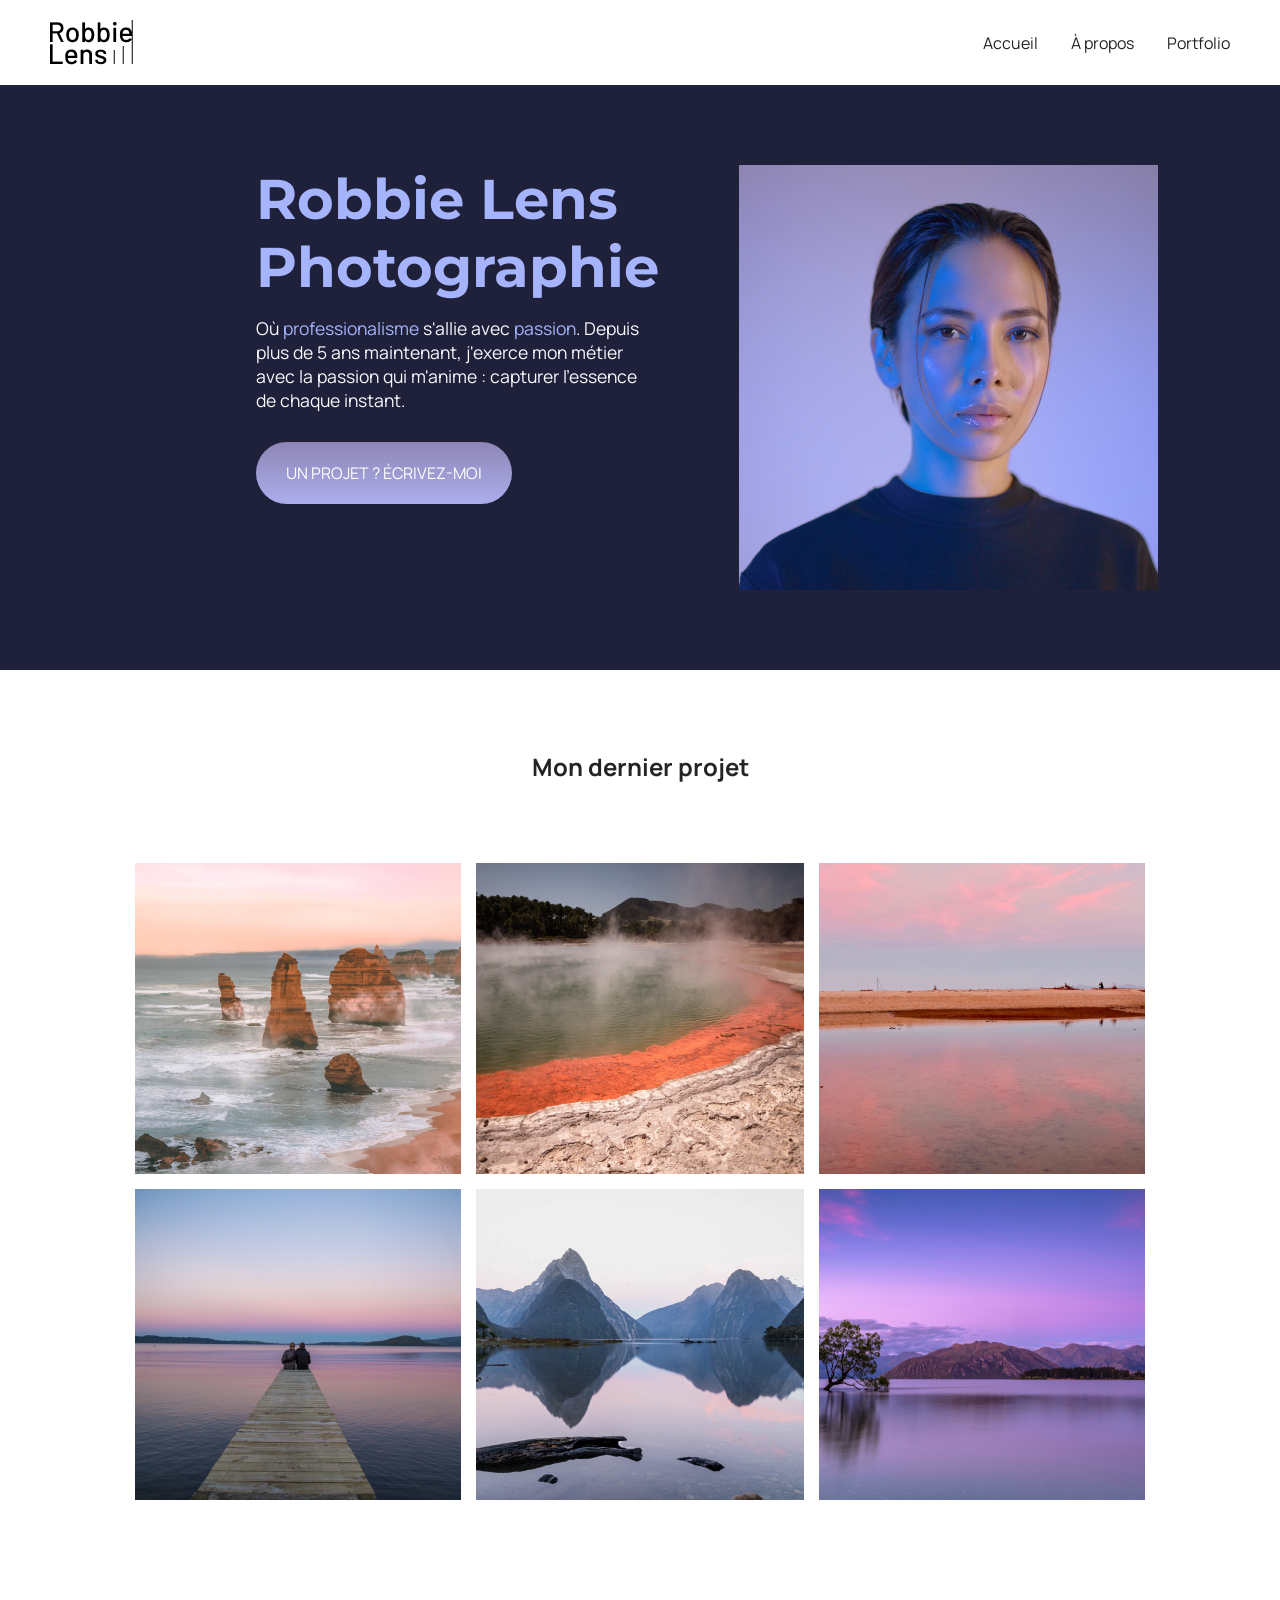
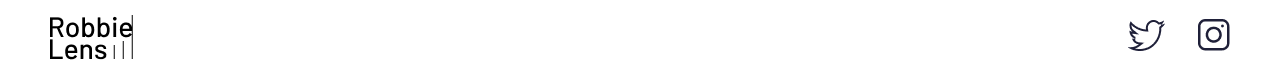
<file: Cours/Openclassrooms/index.html>
<!DOCTYPE html>
<html lang="fr">

<head>
    <meta charset="utf-8" >
    <title>Accueil - Robbie Lens Photographie</title>
    <link href="style/style.css" rel="stylesheet" >
    <link href="style/index.css" rel="stylesheet" >
    <link rel="preconnect" href="https://fonts.googleapis.com">
    <link rel="preconnect" href="https://fonts.gstatic.com" crossorigin>
    <link href="https://fonts.googleapis.com/css2?family=Manrope&family=Montserrat&display=swap" rel="stylesheet">
</head>

<body>
    <header>
        <nav>
            <img src="images/logo.png" alt="Logo Robbie Lens" >
            <div>
                <a href="index.html">Accueil</a>
                <a href="a-propos.html">À propos</a>
                <a href="portfolio.html">Portfolio</a>
            </div>
        </nav>
    </header>
    <main>
        <section class="accueil-introduction">
            <div>
                <h1>Robbie Lens Photographie</h1>
                <p>
                    Où <em>professionalisme</em> s'allie avec <em>passion</em>. Depuis
                    plus de 5 ans maintenant, j'exerce mon métier avec la passion
                    qui m'anime : capturer l'essence de chaque instant.
                </p>
                <a href="portfolio.html" class="cta">UN PROJET ? ÉCRIVEZ-MOI</a>
            </div>
            <img src="images/robbie-lens.png" alt="Portrait avec effet de la photographe Robbie Lens" >
        </section>
        <section class="accueil-photos">
            <h2>Mon dernier projet</h2>
            <div>
                <img src="images/accueil/element-1.png" alt="Twelve apostles - Australie" >
                <img src="images/accueil/element-2.png" alt="Wai-O-Tapu - Nouvelle-Zélande" >
                <img src="images/accueil/element-3.png" alt="Parc National d'Abel Tasman - Nouvelle-Zélande" >
            </div>
            <div>
                <img src="images/accueil/element-4.png" alt="Lac Rotorua - Nouvelle-Zélande" >
                <img src="images/accueil/element-5.png" alt="Milford Sound - Nouvelle-Zélande" >
                <img src="images/accueil/element-6.png" alt="Lac Wanaka - Nouvelle-Zélande" >
            </div>
        </section>
    </main>
    <footer>
        <img src="images/logo.png" alt="Logo Robbie Lens" >
        <div>
            <a target="_blank" href="https://twitter.com/" class="lien-icone">
                <img src="images/twitter.png" alt="Logo Twitter" >
            </a>
            <a target="_blank" href="https://www.instagram.com/" class="lien-icone">
                <img src="images/instagram.png" alt="Logo Instagram" >
            </a>
        </div>
    </footer>
</body>

</html>
</file>
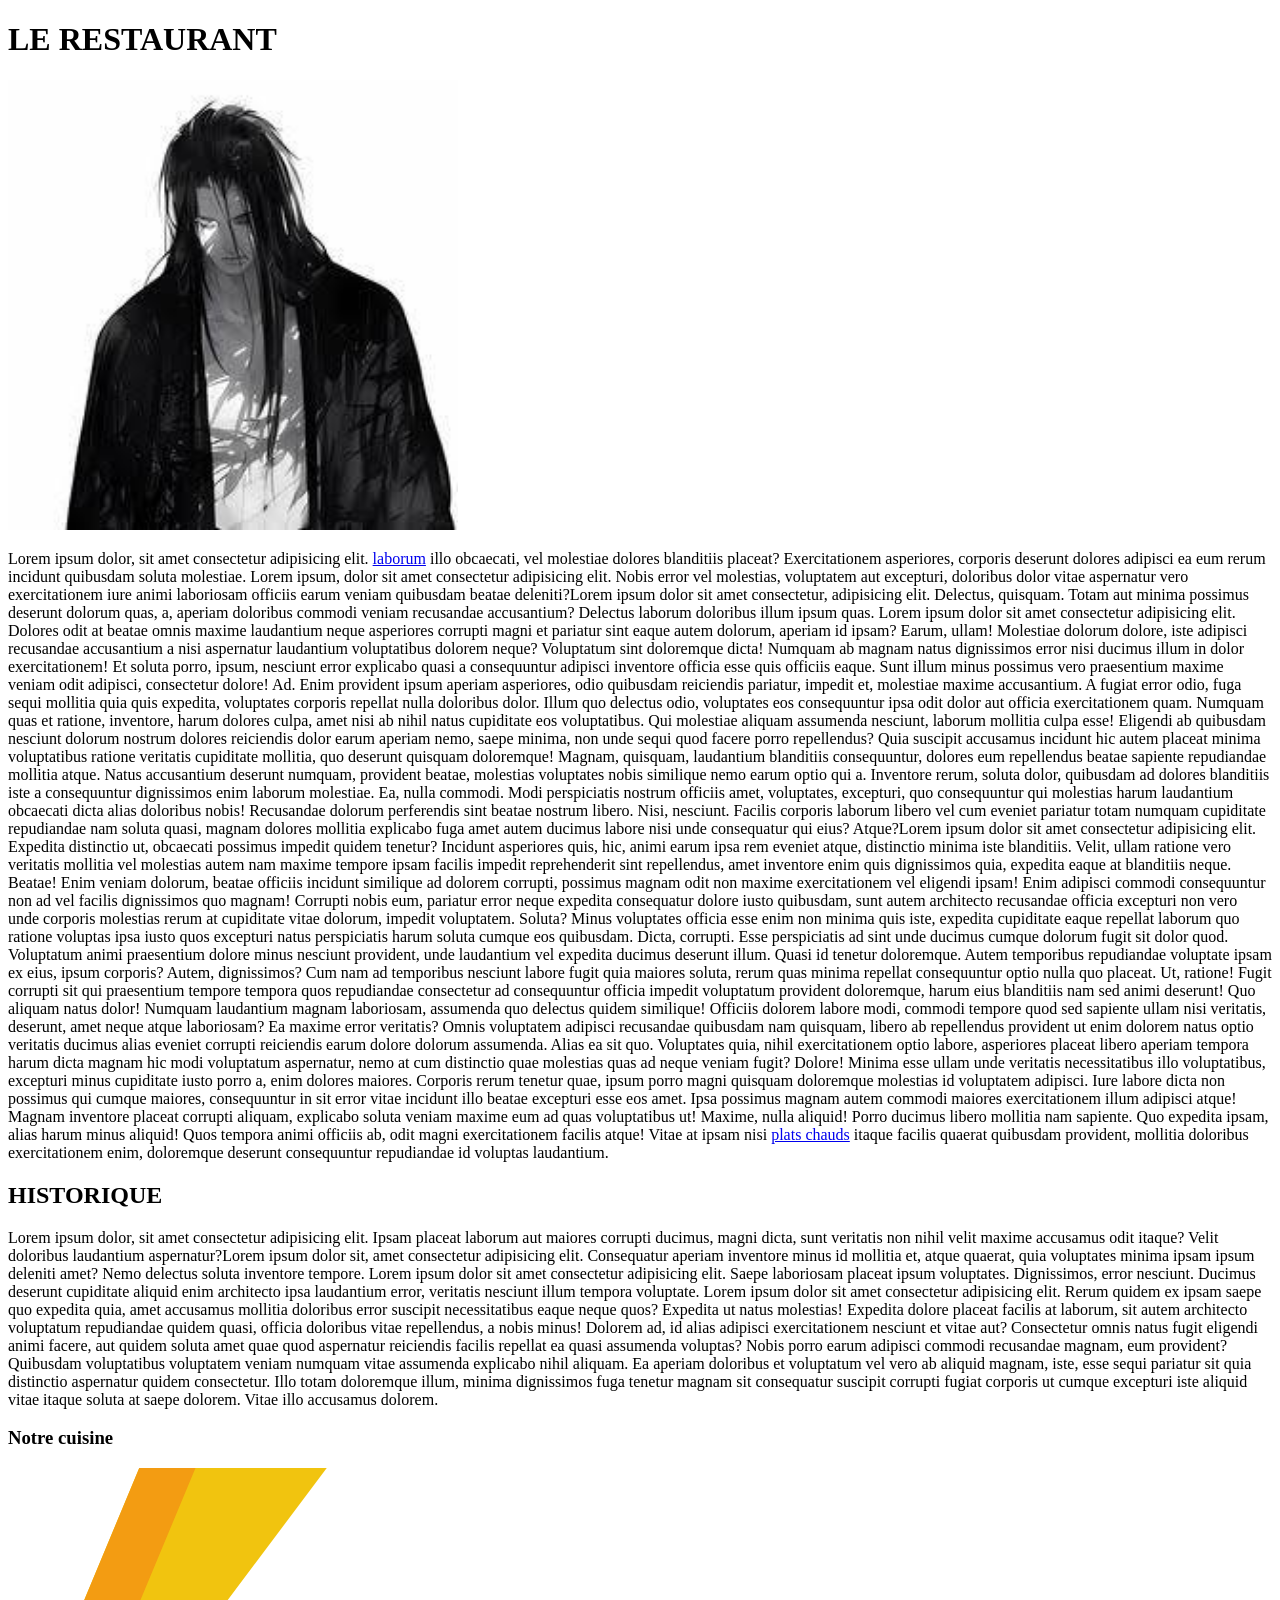
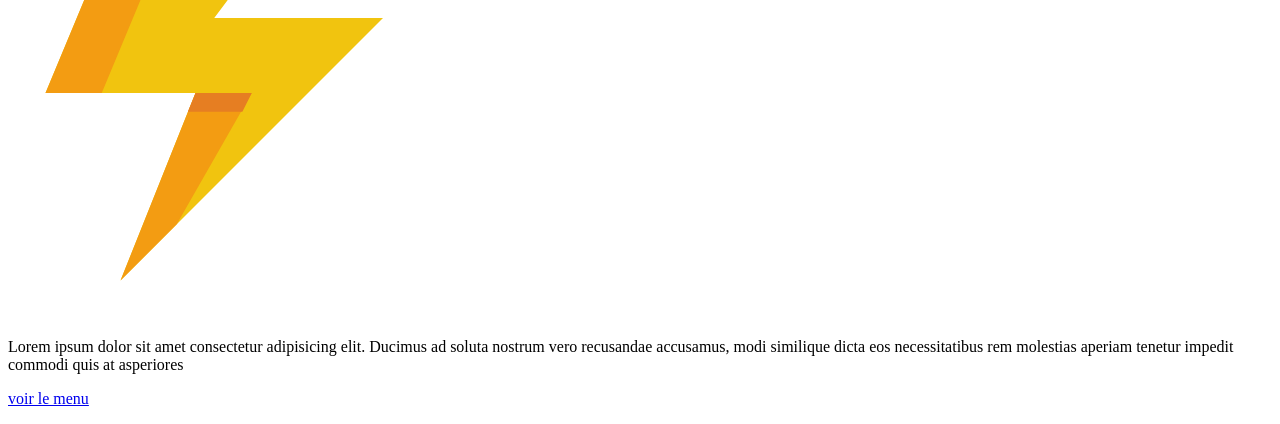
<file: Cours/Restaurant/index.html>
<!DOCTYPE html>
<html>
    <head>
        <meta charset="UTF-8">
        <title>Le Restaurant caviar</title>
    </head>
    <body>
        <h1>LE RESTAURANT</h1>

        <a href="img/yuan.jpg" target="_blank">
        <img src="img/yuan.jpg" alt="Logo du Restaurant" width="450" height="450">
        </a>


        <p>
            Lorem ipsum dolor, sit amet consectetur adipisicing elit. <a href="#V5">laborum</a> illo obcaecati, vel molestiae dolores blanditiis placeat? Exercitationem asperiores, corporis deserunt dolores adipisci ea eum rerum incidunt quibusdam soluta molestiae.
            Lorem ipsum, dolor sit amet consectetur adipisicing elit. Nobis error vel molestias, voluptatem aut excepturi, doloribus dolor vitae aspernatur vero exercitationem iure animi laboriosam officiis earum veniam quibusdam beatae deleniti?Lorem ipsum dolor sit amet consectetur, adipisicing elit. Delectus, quisquam. Totam aut minima possimus deserunt dolorum quas, a, aperiam doloribus commodi veniam recusandae accusantium? Delectus laborum doloribus illum ipsum quas. Lorem ipsum dolor sit amet consectetur adipisicing elit. Dolores odit at beatae omnis maxime laudantium neque asperiores corrupti magni et pariatur sint eaque autem dolorum, aperiam id ipsam? Earum, ullam!
            Molestiae dolorum dolore, iste adipisci recusandae accusantium a nisi aspernatur laudantium voluptatibus dolorem neque? Voluptatum sint doloremque dicta! Numquam ab magnam natus dignissimos error nisi ducimus illum in dolor exercitationem!
            Et soluta porro, ipsum, nesciunt error explicabo quasi a consequuntur adipisci inventore officia esse quis officiis eaque. Sunt illum minus possimus vero praesentium maxime veniam odit adipisci, consectetur dolore! Ad.
            Enim provident ipsum aperiam asperiores, odio quibusdam reiciendis pariatur, impedit et, molestiae maxime accusantium. A fugiat error odio, fuga sequi mollitia quia quis expedita, voluptates corporis repellat nulla doloribus dolor.
            Illum quo delectus odio, voluptates eos consequuntur ipsa odit dolor aut officia exercitationem quam. Numquam quas et ratione, inventore, harum dolores culpa, amet nisi ab nihil natus cupiditate eos voluptatibus.
            Qui molestiae aliquam assumenda nesciunt, laborum mollitia culpa esse! Eligendi ab quibusdam nesciunt dolorum nostrum dolores reiciendis dolor earum aperiam nemo, saepe minima, non unde sequi quod facere porro repellendus?
            Quia suscipit accusamus incidunt hic autem placeat minima voluptatibus ratione veritatis cupiditate mollitia, quo deserunt quisquam doloremque! Magnam, quisquam, laudantium blanditiis consequuntur, dolores eum repellendus beatae sapiente repudiandae mollitia atque.
            Natus accusantium deserunt numquam, provident beatae, molestias voluptates nobis similique nemo earum optio qui a. Inventore rerum, soluta dolor, quibusdam ad dolores blanditiis iste a consequuntur dignissimos enim laborum molestiae.
            Ea, nulla commodi. Modi perspiciatis nostrum officiis amet, voluptates, excepturi, quo consequuntur qui molestias harum laudantium obcaecati dicta alias doloribus nobis! Recusandae dolorum perferendis sint beatae nostrum libero. Nisi, nesciunt.
            Facilis corporis laborum libero vel cum eveniet pariatur totam numquam cupiditate repudiandae nam soluta quasi, magnam dolores mollitia explicabo fuga amet autem ducimus labore nisi unde consequatur qui eius? Atque?Lorem ipsum dolor sit amet consectetur adipisicing elit. Expedita distinctio ut, obcaecati possimus impedit quidem tenetur? Incidunt asperiores quis, hic, animi earum ipsa rem eveniet atque, distinctio minima iste blanditiis.
            Velit, ullam ratione vero veritatis mollitia vel molestias autem nam maxime tempore ipsam facilis impedit reprehenderit sint repellendus, amet inventore enim quis dignissimos quia, expedita eaque at blanditiis neque. Beatae!
            Enim veniam dolorum, beatae officiis incidunt similique ad dolorem corrupti, possimus magnam odit non maxime exercitationem vel eligendi ipsam! Enim adipisci commodi consequuntur non ad vel facilis dignissimos quo magnam!
            Corrupti nobis eum, pariatur error neque expedita consequatur dolore iusto quibusdam, sunt autem architecto recusandae officia excepturi non vero unde corporis molestias rerum at cupiditate vitae dolorum, impedit voluptatem. Soluta?
            Minus voluptates officia esse enim non minima quis iste, expedita cupiditate eaque repellat laborum quo ratione voluptas ipsa iusto quos excepturi natus perspiciatis harum soluta cumque eos quibusdam. Dicta, corrupti.
            Esse perspiciatis ad sint unde ducimus cumque dolorum fugit sit dolor quod. Voluptatum animi praesentium dolore minus nesciunt provident, unde laudantium vel expedita ducimus deserunt illum. Quasi id tenetur doloremque.
            Autem temporibus repudiandae voluptate ipsam ex eius, ipsum corporis? Autem, dignissimos? Cum nam ad temporibus nesciunt labore fugit quia maiores soluta, rerum quas minima repellat consequuntur optio nulla quo placeat.
            Ut, ratione! Fugit corrupti sit qui praesentium tempore tempora quos repudiandae consectetur ad consequuntur officia impedit voluptatum provident doloremque, harum eius blanditiis nam sed animi deserunt! Quo aliquam natus dolor!
            Numquam laudantium magnam laboriosam, assumenda quo delectus quidem similique! Officiis dolorem labore modi, commodi tempore quod sed sapiente ullam nisi veritatis, deserunt, amet neque atque laboriosam? Ea maxime error veritatis?
            Omnis voluptatem adipisci recusandae quibusdam nam quisquam, libero ab repellendus provident ut enim dolorem natus optio veritatis ducimus alias eveniet corrupti reiciendis earum dolore dolorum assumenda. Alias ea sit quo.
            Voluptates quia, nihil exercitationem optio labore, asperiores placeat libero aperiam tempora harum dicta magnam hic modi voluptatum aspernatur, nemo at cum distinctio quae molestias quas ad neque veniam fugit? Dolore!
            Minima esse ullam unde veritatis necessitatibus illo voluptatibus, excepturi minus cupiditate iusto porro a, enim dolores maiores. Corporis rerum tenetur quae, ipsum porro magni quisquam doloremque molestias id voluptatem adipisci.
            Iure labore dicta non possimus qui cumque maiores, consequuntur in sit error vitae incidunt illo beatae excepturi esse eos amet. Ipsa possimus magnam autem commodi maiores exercitationem illum adipisci atque!
            Magnam inventore placeat corrupti aliquam, explicabo soluta veniam maxime eum ad quas voluptatibus ut! Maxime, nulla aliquid! Porro ducimus libero mollitia nam sapiente. Quo expedita ipsam, alias harum minus aliquid!
            Quos tempora animi officiis ab, odit magni exercitationem facilis atque! Vitae at ipsam nisi <a href="menu.html#plats-chauds">plats chauds</a> itaque facilis quaerat quibusdam provident, mollitia doloribus exercitationem enim, doloremque deserunt consequuntur repudiandae id voluptas laudantium.
        </p>   
          <h2 id="V5">HISTORIQUE</h2>  
          <p>
            Lorem ipsum dolor, sit amet consectetur adipisicing elit. Ipsam placeat laborum aut maiores corrupti ducimus, magni dicta, sunt veritatis non nihil velit maxime accusamus odit itaque? Velit doloribus laudantium aspernatur?Lorem ipsum dolor sit, amet consectetur adipisicing elit. Consequatur aperiam inventore minus id mollitia et, atque quaerat, quia voluptates minima ipsam ipsum deleniti amet? Nemo delectus soluta inventore tempore. Lorem ipsum dolor sit amet consectetur adipisicing elit. Saepe laboriosam placeat ipsum voluptates. Dignissimos, error nesciunt. Ducimus deserunt cupiditate aliquid enim architecto ipsa laudantium error, veritatis nesciunt illum tempora voluptate. Lorem ipsum dolor sit amet consectetur adipisicing elit. Rerum quidem ex ipsam saepe quo expedita quia, amet accusamus mollitia doloribus error suscipit necessitatibus eaque neque quos? Expedita ut natus molestias!
            Expedita dolore placeat facilis at laborum, sit autem architecto voluptatum repudiandae quidem quasi, officia doloribus vitae repellendus, a nobis minus! Dolorem ad, id alias adipisci exercitationem nesciunt et vitae aut?
            Consectetur omnis natus fugit eligendi animi facere, aut quidem soluta amet quae quod aspernatur reiciendis facilis repellat ea quasi assumenda voluptas? Nobis porro earum adipisci commodi recusandae magnam, eum provident?
            Quibusdam voluptatibus voluptatem veniam numquam vitae assumenda explicabo nihil aliquam. Ea aperiam doloribus et voluptatum vel vero ab aliquid magnam, iste, esse sequi pariatur sit quia distinctio aspernatur quidem consectetur.
            Illo totam doloremque illum, minima dignissimos fuga tenetur magnam sit consequatur suscipit corrupti fugiat corporis ut cumque excepturi iste aliquid vitae itaque soluta at saepe dolorem. Vitae illo accusamus dolorem.    

        </p>
        <h3>Notre cuisine</h3>
        <img src="img/lightning.svg" alt="Nos chefs cuistots" width="450" height="450">
        <p>
            Lorem ipsum dolor sit amet consectetur adipisicing elit. Ducimus ad soluta nostrum vero recusandae accusamus, modi similique dicta eos necessitatibus rem molestias aperiam tenetur impedit commodi quis at asperiores <cum class="lorem"></cum>
        </p>
        <p>

           <a href="menu.html"> voir le menu</a>
        
        </p>    
    
    
    </body>
</html>
</file>
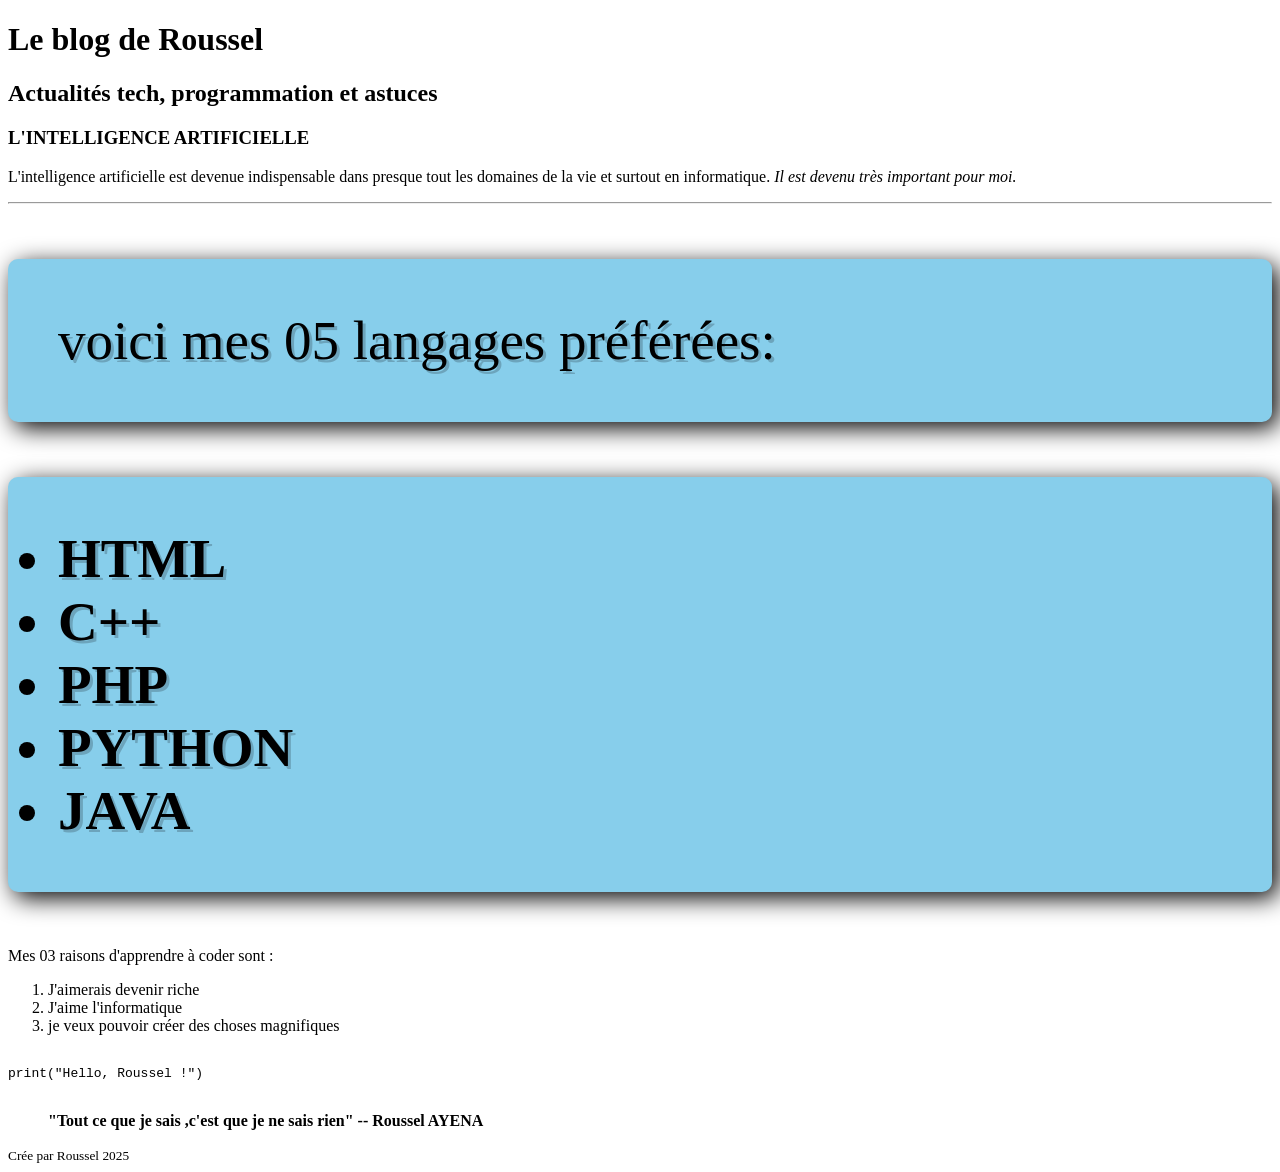
<file: Projets/blog.html>
<!DOCTYPE html>
<html>
    <head>
        <meta charset="UTF-8">
        <title>Le blog de Roussel</title>
        <link href="STYLE.css" rel="stylesheet">
    </head>
    <body>
        <h1>Le blog de Roussel</h1>
        <h2>Actualités tech, programmation et astuces</h2>
        <h3>L'INTELLIGENCE ARTIFICIELLE</h3>
        <p>
            L'intelligence artificielle est devenue indispensable dans presque tout les domaines de la vie et surtout en informatique. <em>Il est devenu très important pour moi.</em>
        </p>
        <hr>
        <p class="tab"> voici mes 05 langages préférées:</p>
            <ul class="tab">
                <li><strong>HTML</strong></li>
                <li><strong>C++</strong></li>
                <li><strong>PHP</strong></li>
                <li><strong>PYTHON</strong></li>
                <li><strong>JAVA</strong></li>
            </ul>
        
        <p> Mes 03 raisons d'apprendre à coder sont :</p>
            <ol>
                <li>J'aimerais devenir riche</li>
                <li>J'aime l'informatique</li>
                <li>je veux pouvoir créer des choses magnifiques</li>
            </ol>
<pre>
<code>
print("Hello, Roussel !")
</code>
</pre>
<blockquote>
 <strong>"Tout ce que je sais ,c'est que je ne sais rien" -- Roussel AYENA</strong>
</blockquote>

        <small>
            Crée par Roussel 2025
        </small>
    </body>
</html>
</file>
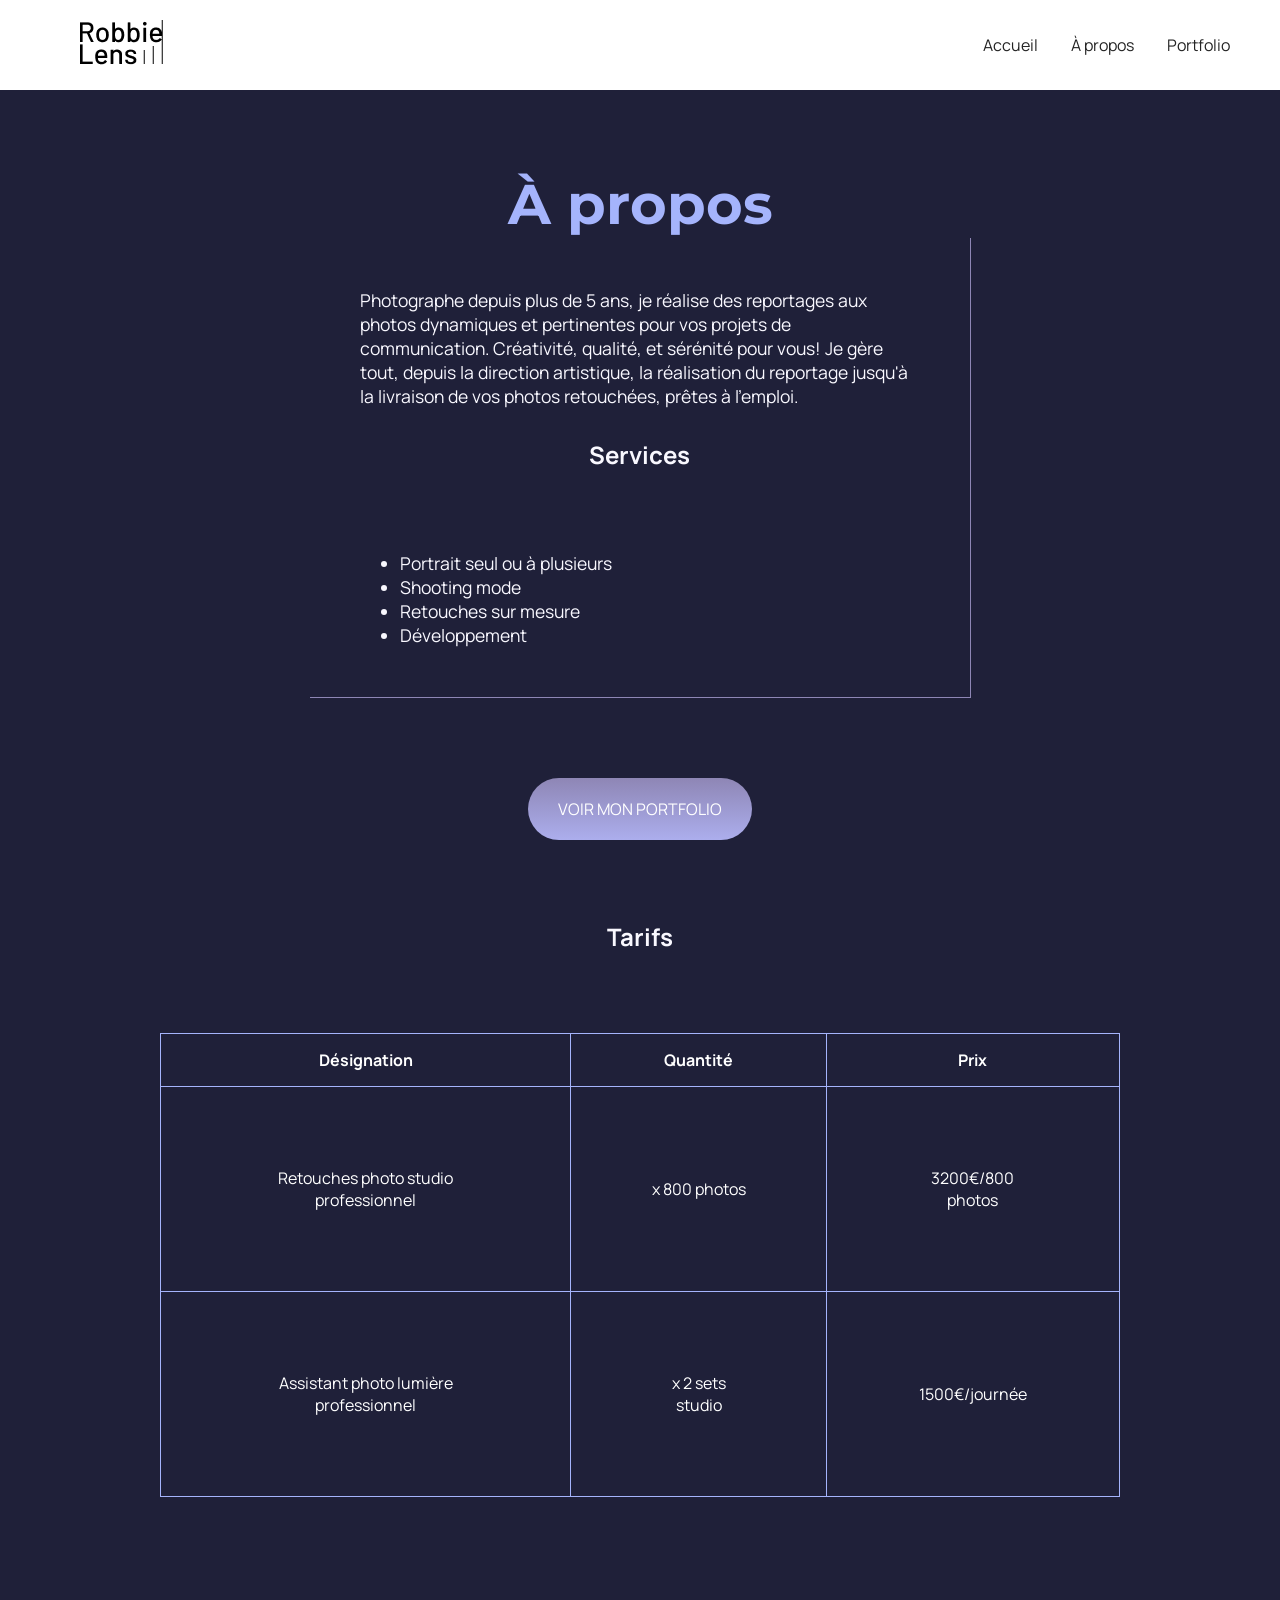
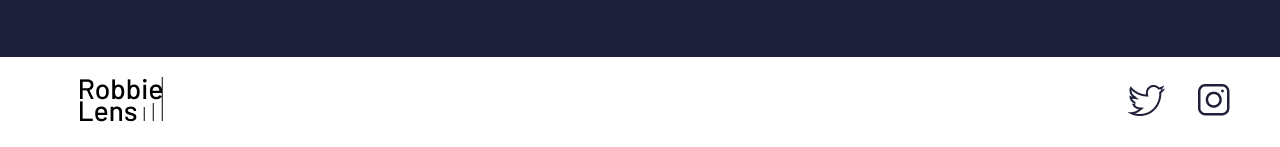
<file: Cours/Openclassrooms/a-propos.html>
<!DOCTYPE html>
<html lang="fr">

<head>
    <meta charset="utf-8" >
    <title>À propos - Robbie Lens Photographie</title>
    <link href="style/style.css" rel="stylesheet" >
    <link href="style/a-propos.css" rel="stylesheet" >
    <link rel="preconnect" href="https://fonts.googleapis.com">
    <link rel="preconnect" href="https://fonts.gstatic.com" crossorigin>
    <link href="https://fonts.googleapis.com/css2?family=Manrope&family=Montserrat&display=swap" rel="stylesheet">
</head>

<body>
    <header>
        <nav>
            <a href="index.html" class="lien-icone">
                <img src="images/logo.png" alt="Logo Robbie Lens" >
            </a>
            <div>
                <a href="index.html">Accueil</a>
                <a href="a-propos.html">À propos</a>
                <a href="portfolio.html">Portfolio</a>
            </div>
        </nav>
    </header>
    <main class="a-propos-main">
        <section>
            <h1>À propos</h1>
            <div class="carre-contenu">
                <p>
                    Photographe depuis plus de 5 ans, je réalise des reportages aux photos dynamiques et pertinentes
                    pour
                    vos
                    projets de communication. Créativité, qualité, et sérénité pour vous! Je gère tout, depuis la
                    direction
                    artistique, la réalisation du reportage jusqu'à la livraison de vos photos retouchées, prêtes à
                    l'emploi.
                </p>
                <h2>Services</h2>
                <ul>
                    <li>Portrait seul ou à plusieurs</li>
                    <li>Shooting mode</li>
                    <li>Retouches sur mesure</li>
                    <li>Développement</li>
                </ul>
            </div>
            <div>
                <a href="portfolio.html" class="cta">VOIR MON PORTFOLIO</a>
            </div>
            <section>
                <h2>Tarifs</h2>
                <table>
                <thead>
                    <tr>
                        <th>Désignation</th>
                        <th>Quantité</th>
                        <th>Prix</th>
                    </tr>
                </thead>
                <tbody>
                    <tr>
                        <td>Retouches photo
                            studio professionnel</td>
                        <td>x 800 photos</td>
                        <td>3200€/800 photos</td>
                    </tr>
                    <tr>
                        <td>Assistant photo
                            lumière professionnel</td>
                        <td>x 2 sets studio</td>
                        <td>1500€/journée</td>
                    </tr>
                </tbody>
                </table>
            </section>
        </section>
    </main>
    <footer>
        <a href="index.html" class="lien-icone">
            <img src="images/logo.png" alt="Logo Robbie Lens" >
        </a>
        <div>
            <a target="_blank" href="https://twitter.com/" class="lien-icone">
                <img src="images/twitter.png" alt="Logo Twitter" >
            </a>
            <a target="_blank" href="https://www.instagram.com/" class="lien-icone">
                <img src="images/instagram.png" alt="Logo Instagram" >
            </a>
        </div>
    </footer>
</body>

</html>
</file>
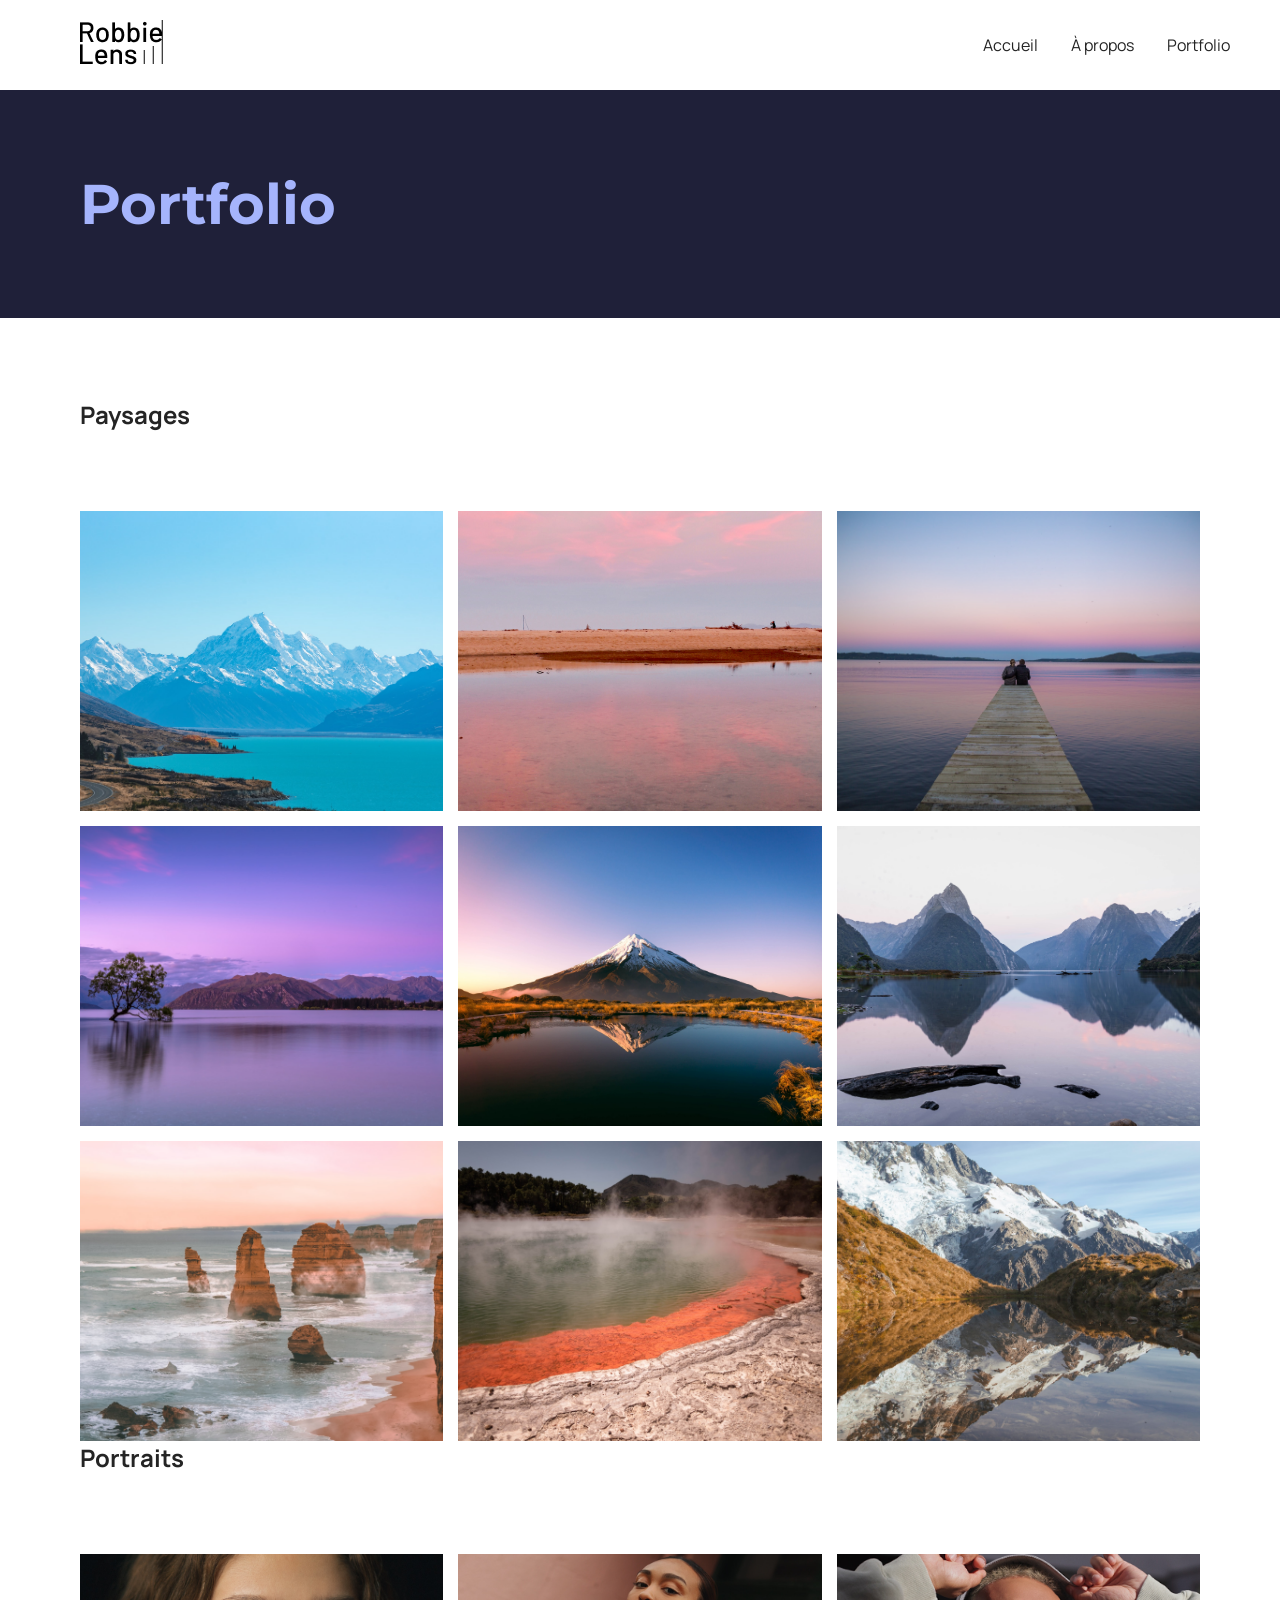
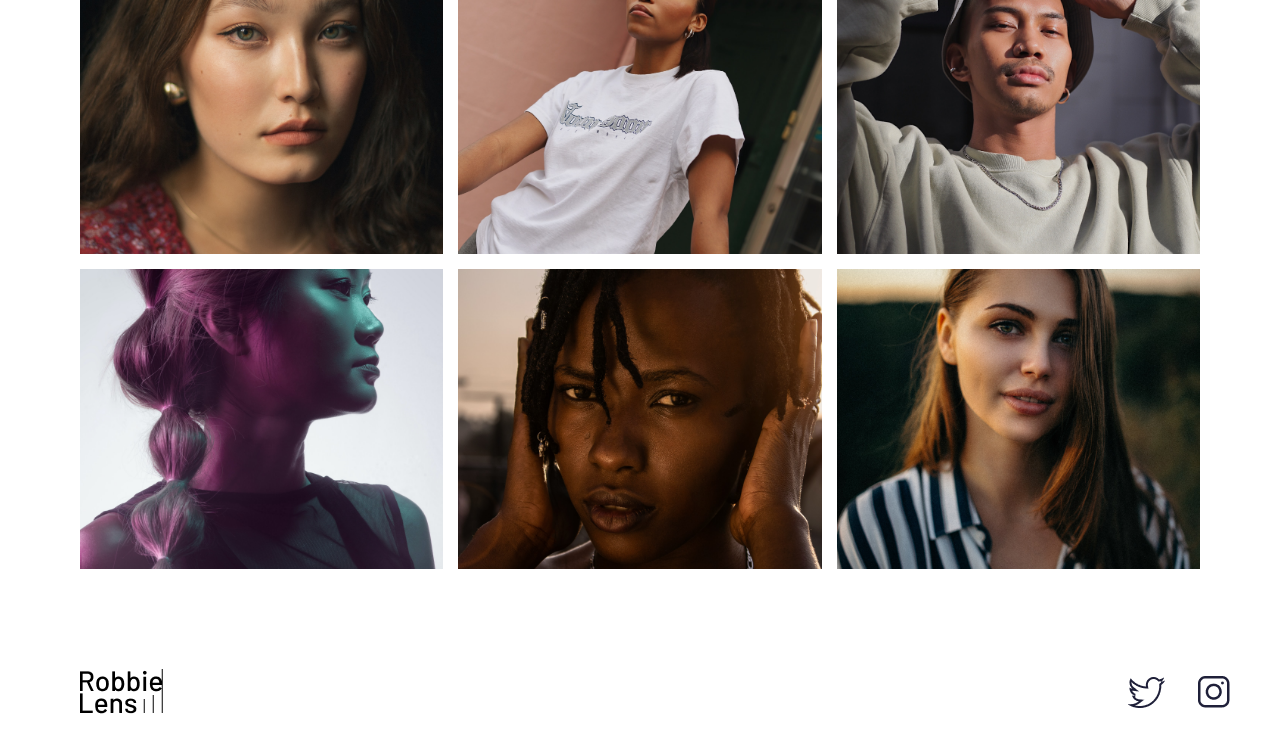
<file: Cours/Openclassrooms/portfolio.html>
<!DOCTYPE html>
<html lang="fr">

<head>
    <meta charset="utf-8" >
    <title>Portfolio - Robbie Lens Photographie</title>
    <link href="style/style.css" rel="stylesheet" >
    <link href="style/portfolio.css" rel="stylesheet" >
    <link rel="preconnect" href="https://fonts.googleapis.com">
    <link rel="preconnect" href="https://fonts.gstatic.com" crossorigin>
    <link href="https://fonts.googleapis.com/css2?family=Manrope&family=Montserrat&display=swap" rel="stylesheet">
</head>

<body>
    <header>
        <nav>
            <a href="index.html" class="lien-icone">
                <img src="images/logo.png" alt="Logo Robbie Lens" >
            </a>
            <div>
                <a href="index.html">Accueil</a>
                <a href="a-propos.html">À propos</a>
                <a href="portfolio.html">Portfolio</a>
            </div>
        </nav>
    </header>
    <main>
        <section>
            <h1>Portfolio</h1>
        </section>
        <section class="portfolio-section-photos">
            <h2>Paysages</h2>
            <div class="grid-paysages">
                <a href="images/portfolio/paysage1.jpg" class="lien-conteneur-photo">
                    <img src="images/portfolio/paysage1.jpg" alt="Mont Aoraki - Nouvelle-Zélande" >
                    <div class="photo-hover">Voir la photo</div>
                </a>
                <a href="images/portfolio/paysage2.jpg" class="lien-conteneur-photo">
                    <img src="images/portfolio/paysage2.jpg" alt="Parc National d'Abel Tasman - Nouvelle-Zélande" >
                    <div class="photo-hover">Voir la photo</div>
                </a>
                <a href="images/portfolio/paysage3.jpg" class="lien-conteneur-photo">
                    <img src="images/portfolio/paysage3.jpg" alt="Lac Rotorua - Nouvelle-Zélande" >
                    <div class="photo-hover">Voir la photo</div>
                </a>
                <a href="images/portfolio/paysage4.jpg" class="lien-conteneur-photo">
                    <img src="images/portfolio/paysage4.jpg" alt="Lac Wanaka - Nouvelle-Zélande" >
                    <div class="photo-hover">Voir la photo</div>
                </a>
                <a href="images/portfolio/paysage5.jpg" class="lien-conteneur-photo">
                    <img src="images/portfolio/paysage5.jpg" alt="Mont Taranaki - Nouvelle-Zélande" >
                    <div class="photo-hover">Voir la photo</div>
                </a>
                <a href="images/portfolio/paysage6.jpg" class="lien-conteneur-photo">
                    <img src="images/portfolio/paysage6.jpg" alt="Milford Sound - Nouvelle-Zélande" >
                    <div class="photo-hover">Voir la photo</div>
                </a>
                <a href="images/portfolio/paysage7.jpg" class="lien-conteneur-photo">
                    <img src="images/portfolio/paysage7.jpg" alt="Twelve Apostle - Australie" >
                    <div class="photo-hover">Voir la photo</div>
                </a>
                <a href="images/portfolio/paysage8.jpg" class="lien-conteneur-photo">
                    <img src="images/portfolio/paysage8.jpg" alt="Wai-O-Tapu - Nouvelle-Zélande" >
                    <div class="photo-hover">Voir la photo</div>
                </a>
                <a href="images/portfolio/paysage9.jpg" class="lien-conteneur-photo">
                    <img src="images/portfolio/paysage9.jpg" alt="Mont Cook - Nouvelle Zélande" >
                    <div class="photo-hover">Voir la photo</div>
                </a>
            </div>
            <h2>Portraits</h2>
            <div class="grid-portraits">
                <a href="images/portfolio/portrait1.jpg" class="lien-conteneur-photo">
                    <img src="images/portfolio/portrait1.jpg" alt="Portrait jeune femme 1" >
                    <div class="photo-hover">Voir la photo</div>
                </a>
                <a href="images/portfolio/portrait2.jpg" class="lien-conteneur-photo">
                    <img src="images/portfolio/portrait2.jpg" alt="Portrait jeune femme 2" >
                    <div class="photo-hover">Voir la photo</div>
                </a>
                <a href="images/portfolio/portrait3.jpg" class="lien-conteneur-photo">
                    <img src="images/portfolio/portrait3.jpg" alt="Portrait jeune homme 3" >
                    <div class="photo-hover">Voir la photo</div>
                </a>
                <a href="images/portfolio/portrait4.jpg" class="lien-conteneur-photo">
                    <img src="images/portfolio/portrait4.jpg" alt="Portrait jeune femme 4" >
                    <div class="photo-hover">Voir la photo</div>
                </a>
                <a href="images/portfolio/portrait5.jpg" class="lien-conteneur-photo">
                    <img src="images/portfolio/portrait5.jpg" alt="Portrait jeune femme 5" >
                    <div class="photo-hover">Voir la photo</div>
                </a>
                <a href="images/portfolio/portrait6.jpg" class="lien-conteneur-photo">
                    <img src="images/portfolio/portrait6.jpg" alt="Portrait jeune femme 6" >
                    <div class="photo-hover">Voir la photo</div>
                </a>

            </div>
        </section>
    </main>
    <footer>
        <a href="index.html" class="lien-icone">
            <img src="images/logo.png" alt="Logo Robbie Lens" >
        </a>
        <div>
            <a target="_blank" href="https://twitter.com/" class="lien-icone">
                <img src="images/twitter.png" alt="Logo Twitter" >
            </a>
            <a target="_blank" href="https://www.instagram.com/" class="lien-icone">
                <img src="images/instagram.png" alt="Logo Instagram" >
            </a>
        </div>
    </footer>
</body>

</html>
</file>
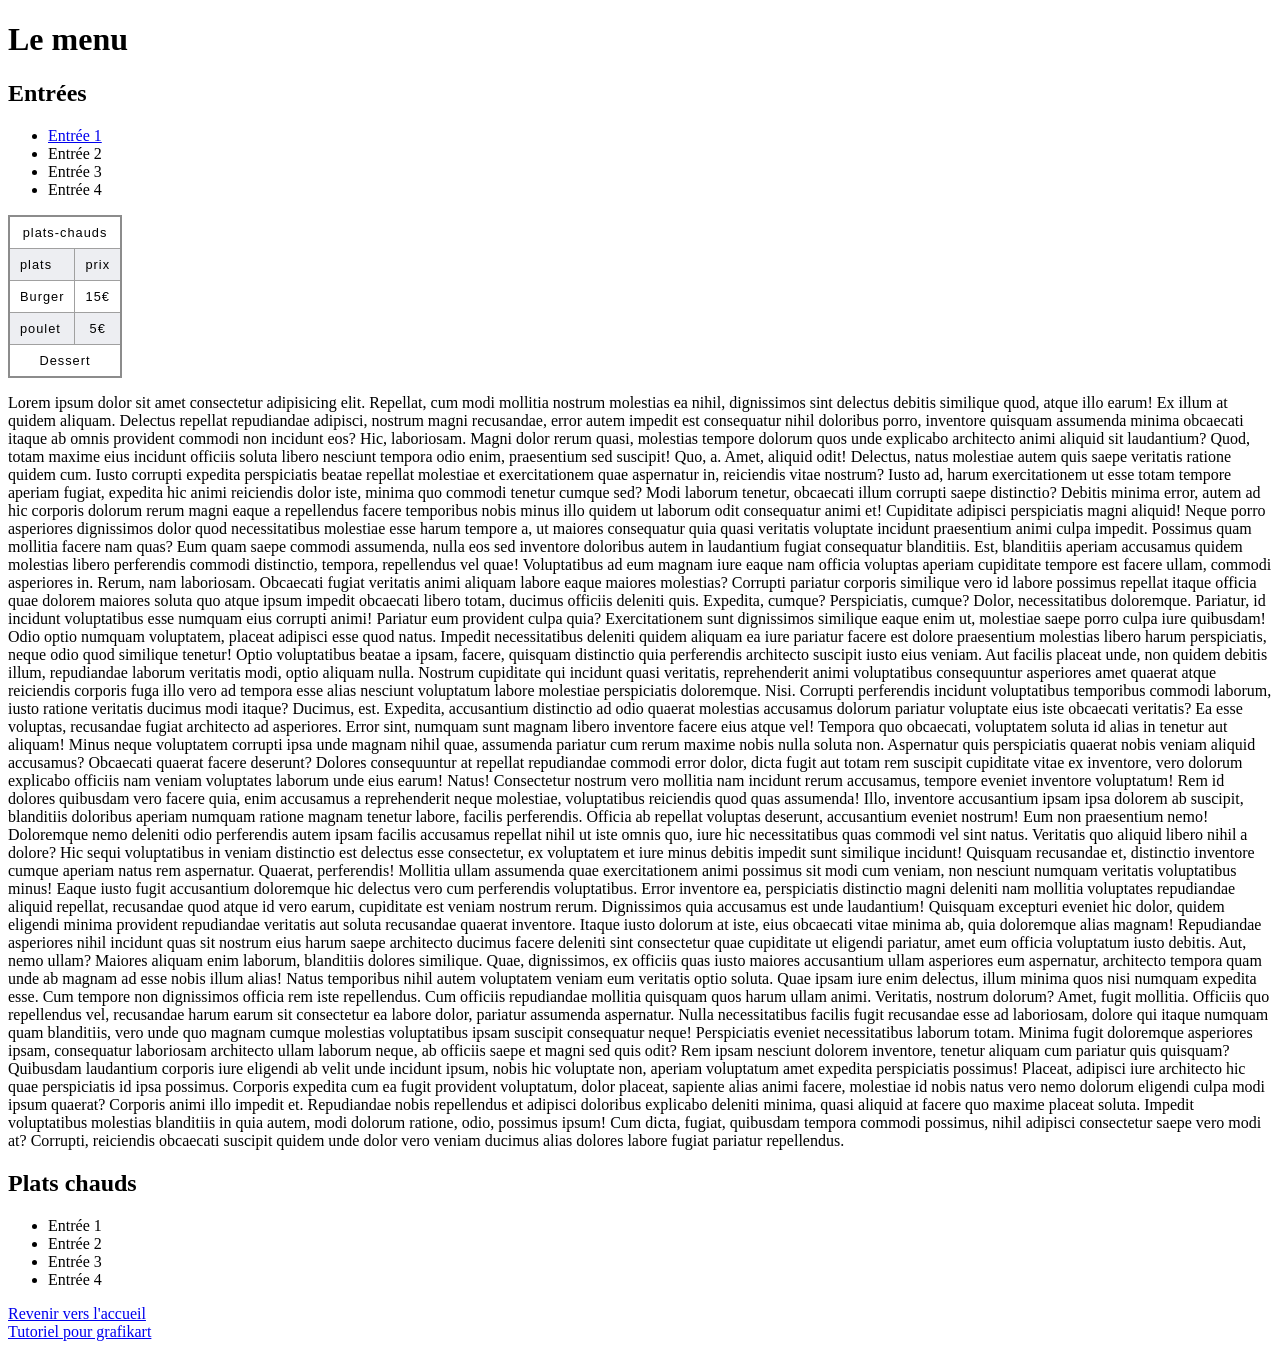
<file: Cours/Restaurant/menu.html>
<!DOCTYPE html>
<html lang="fr">
<head>
    <meta charset="UTF-8">
    <title>menu du restaurant caviar</title>
    <style>
        table {
  border-collapse: collapse;
  border: 2px solid rgb(140 140 140);
  font-family: sans-serif;
  font-size: 0.8rem;
  letter-spacing: 1px;
}

caption {
  caption-side: bottom;
  padding: 10px;
  font-weight: bold;
}

thead,
tfoot {
  background-color: rgb(228 240 245);
}

th,
td {
  border: 1px solid rgb(160 160 160);
  padding: 8px 10px;
}

td:last-of-type {
  text-align: center;
}

tbody > tr:nth-of-type(even) {
  background-color: rgb(237 238 242);
}

tfoot th {
  text-align: right;
}

tfoot td {
  font-weight: bold;
}



    </style>
</head>
<body>
    <h1>Le menu</h1>

    <h2>Entrées</h2>
    <ul>
        <li><a href="menu/entree_1.html">Entrée 1</a></li>
        <li>Entrée 2</li>
        <li>Entrée 3</li>
        <li>Entrée 4</li>
    </ul>
    <table>
        <tr>
            <td colspan="2">plats-chauds</td>
        </tr>
        <tr>
            <td>plats</td>
            <td>prix</td>
        </tr>
        <tr>
            <td>Burger</td>
            <td>15€</td>
        </tr>
        <tr>
            <td>poulet</td>
            <td>5€</td>
        </tr>
        <td colspan="2">Dessert</td>
    </table>









    <p>
        Lorem ipsum dolor sit amet consectetur adipisicing elit. Repellat, cum modi mollitia nostrum molestias ea nihil, dignissimos sint delectus debitis similique quod, atque illo earum! Ex illum at quidem aliquam.
        Delectus repellat repudiandae adipisci, nostrum magni recusandae, error autem impedit est consequatur nihil doloribus porro, inventore quisquam assumenda minima obcaecati itaque ab omnis provident commodi non incidunt eos? Hic, laboriosam.
        Magni dolor rerum quasi, molestias tempore dolorum quos unde explicabo architecto animi aliquid sit laudantium? Quod, totam maxime eius incidunt officiis soluta libero nesciunt tempora odio enim, praesentium sed suscipit!
        Quo, a. Amet, aliquid odit! Delectus, natus molestiae autem quis saepe veritatis ratione quidem cum. Iusto corrupti expedita perspiciatis beatae repellat molestiae et exercitationem quae aspernatur in, reiciendis vitae nostrum?
        Iusto ad, harum exercitationem ut esse totam tempore aperiam fugiat, expedita hic animi reiciendis dolor iste, minima quo commodi tenetur cumque sed? Modi laborum tenetur, obcaecati illum corrupti saepe distinctio?
        Debitis minima error, autem ad hic corporis dolorum rerum magni eaque a repellendus facere temporibus nobis minus illo quidem ut laborum odit consequatur animi et! Cupiditate adipisci perspiciatis magni aliquid!
        Neque porro asperiores dignissimos dolor quod necessitatibus molestiae esse harum tempore a, ut maiores consequatur quia quasi veritatis voluptate incidunt praesentium animi culpa impedit. Possimus quam mollitia facere nam quas?
        Eum quam saepe commodi assumenda, nulla eos sed inventore doloribus autem in laudantium fugiat consequatur blanditiis. Est, blanditiis aperiam accusamus quidem molestias libero perferendis commodi distinctio, tempora, repellendus vel quae!
        Voluptatibus ad eum magnam iure eaque nam officia voluptas aperiam cupiditate tempore est facere ullam, commodi asperiores in. Rerum, nam laboriosam. Obcaecati fugiat veritatis animi aliquam labore eaque maiores molestias?
        Corrupti pariatur corporis similique vero id labore possimus repellat itaque officia quae dolorem maiores soluta quo atque ipsum impedit obcaecati libero totam, ducimus officiis deleniti quis. Expedita, cumque? Perspiciatis, cumque?
        Dolor, necessitatibus doloremque. Pariatur, id incidunt voluptatibus esse numquam eius corrupti animi! Pariatur eum provident culpa quia? Exercitationem sunt dignissimos similique eaque enim ut, molestiae saepe porro culpa iure quibusdam!
        Odio optio numquam voluptatem, placeat adipisci esse quod natus. Impedit necessitatibus deleniti quidem aliquam ea iure pariatur facere est dolore praesentium molestias libero harum perspiciatis, neque odio quod similique tenetur!
        Optio voluptatibus beatae a ipsam, facere, quisquam distinctio quia perferendis architecto suscipit iusto eius veniam. Aut facilis placeat unde, non quidem debitis illum, repudiandae laborum veritatis modi, optio aliquam nulla.
        Nostrum cupiditate qui incidunt quasi veritatis, reprehenderit animi voluptatibus consequuntur asperiores amet quaerat atque reiciendis corporis fuga illo vero ad tempora esse alias nesciunt voluptatum labore molestiae perspiciatis doloremque. Nisi.
        Corrupti perferendis incidunt voluptatibus temporibus commodi laborum, iusto ratione veritatis ducimus modi itaque? Ducimus, est. Expedita, accusantium distinctio ad odio quaerat molestias accusamus dolorum pariatur voluptate eius iste obcaecati veritatis?
        Ea esse voluptas, recusandae fugiat architecto ad asperiores. Error sint, numquam sunt magnam libero inventore facere eius atque vel! Tempora quo obcaecati, voluptatem soluta id alias in tenetur aut aliquam!
        Minus neque voluptatem corrupti ipsa unde magnam nihil quae, assumenda pariatur cum rerum maxime nobis nulla soluta non. Aspernatur quis perspiciatis quaerat nobis veniam aliquid accusamus? Obcaecati quaerat facere deserunt?
        Dolores consequuntur at repellat repudiandae commodi error dolor, dicta fugit aut totam rem suscipit cupiditate vitae ex inventore, vero dolorum explicabo officiis nam veniam voluptates laborum unde eius earum! Natus!
        Consectetur nostrum vero mollitia nam incidunt rerum accusamus, tempore eveniet inventore voluptatum! Rem id dolores quibusdam vero facere quia, enim accusamus a reprehenderit neque molestiae, voluptatibus reiciendis quod quas assumenda!
        Illo, inventore accusantium ipsam ipsa dolorem ab suscipit, blanditiis doloribus aperiam numquam ratione magnam tenetur labore, facilis perferendis. Officia ab repellat voluptas deserunt, accusantium eveniet nostrum! Eum non praesentium nemo!
        Doloremque nemo deleniti odio perferendis autem ipsam facilis accusamus repellat nihil ut iste omnis quo, iure hic necessitatibus quas commodi vel sint natus. Veritatis quo aliquid libero nihil a dolore?
        Hic sequi voluptatibus in veniam distinctio est delectus esse consectetur, ex voluptatem et iure minus debitis impedit sunt similique incidunt! Quisquam recusandae et, distinctio inventore cumque aperiam natus rem aspernatur.
        Quaerat, perferendis! Mollitia ullam assumenda quae exercitationem animi possimus sit modi cum veniam, non nesciunt numquam veritatis voluptatibus minus! Eaque iusto fugit accusantium doloremque hic delectus vero cum perferendis voluptatibus.
        Error inventore ea, perspiciatis distinctio magni deleniti nam mollitia voluptates repudiandae aliquid repellat, recusandae quod atque id vero earum, cupiditate est veniam nostrum rerum. Dignissimos quia accusamus est unde laudantium!
        Quisquam excepturi eveniet hic dolor, quidem eligendi minima provident repudiandae veritatis aut soluta recusandae quaerat inventore. Itaque iusto dolorum at iste, eius obcaecati vitae minima ab, quia doloremque alias magnam!
        Repudiandae asperiores nihil incidunt quas sit nostrum eius harum saepe architecto ducimus facere deleniti sint consectetur quae cupiditate ut eligendi pariatur, amet eum officia voluptatum iusto debitis. Aut, nemo ullam?
        Maiores aliquam enim laborum, blanditiis dolores similique. Quae, dignissimos, ex officiis quas iusto maiores accusantium ullam asperiores eum aspernatur, architecto tempora quam unde ab magnam ad esse nobis illum alias!
        Natus temporibus nihil autem voluptatem veniam eum veritatis optio soluta. Quae ipsam iure enim delectus, illum minima quos nisi numquam expedita esse. Cum tempore non dignissimos officia rem iste repellendus.
        Cum officiis repudiandae mollitia quisquam quos harum ullam animi. Veritatis, nostrum dolorum? Amet, fugit mollitia. Officiis quo repellendus vel, recusandae harum earum sit consectetur ea labore dolor, pariatur assumenda aspernatur.
        Nulla necessitatibus facilis fugit recusandae esse ad laboriosam, dolore qui itaque numquam quam blanditiis, vero unde quo magnam cumque molestias voluptatibus ipsam suscipit consequatur neque! Perspiciatis eveniet necessitatibus laborum totam.
        Minima fugit doloremque asperiores ipsam, consequatur laboriosam architecto ullam laborum neque, ab officiis saepe et magni sed quis odit? Rem ipsam nesciunt dolorem inventore, tenetur aliquam cum pariatur quis quisquam?
        Quibusdam laudantium corporis iure eligendi ab velit unde incidunt ipsum, nobis hic voluptate non, aperiam voluptatum amet expedita perspiciatis possimus! Placeat, adipisci iure architecto hic quae perspiciatis id ipsa possimus.
        Corporis expedita cum ea fugit provident voluptatum, dolor placeat, sapiente alias animi facere, molestiae id nobis natus vero nemo dolorum eligendi culpa modi ipsum quaerat? Corporis animi illo impedit et.
        Repudiandae nobis repellendus et adipisci doloribus explicabo deleniti minima, quasi aliquid at facere quo maxime placeat soluta. Impedit voluptatibus molestias blanditiis in quia autem, modi dolorum ratione, odio, possimus ipsum!
        Cum dicta, fugiat, quibusdam tempora commodi possimus, nihil adipisci consectetur saepe vero modi at? Corrupti, reiciendis obcaecati suscipit quidem unde dolor vero veniam ducimus alias dolores labore fugiat pariatur repellendus.
    </p>
    
    <h2 id="plats-chauds">Plats chauds</h2>
    <ul>
        <li>Entrée 1</li>
        <li>Entrée 2</li>
        <li>Entrée 3</li>
        <li>Entrée 4</li>
    </ul>

    <p>
        <a href="index.html">Revenir vers l'accueil </a>
        <br>
        <a href="https://grafikart.fr/" target="_blank">Tutoriel pour grafikart</a>
    </p>


</body>
</html>
</file>
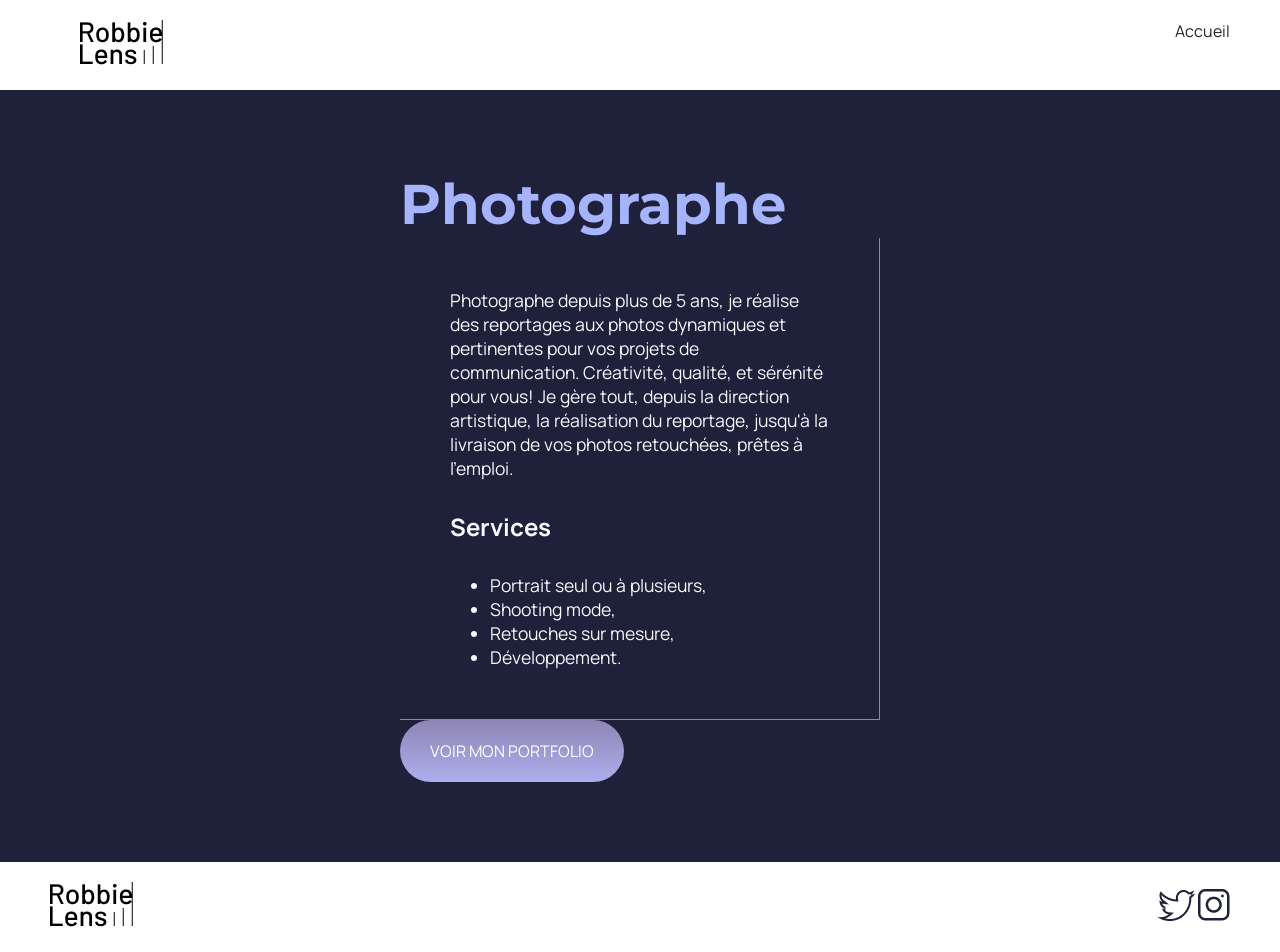
<file: Cours/Openclassrooms/demo/a-propos.html>
<!DOCTYPE html>
<html>
  <head>
        <meta charset="UTF-8">
        <title>À propos de Robbie Lens</title>
        <link  href="../style.css" rel="stylesheet">
        <link rel="preconnect" href="https://fonts.googleapis.com">
        <link rel="preconnect" href="https://fonts.gstatic.com" crossorigin>
        <link href="https://fonts.googleapis.com/css2?family=Montserrat:ital,wght@0,100..900;1,100..900&display=swap" rel="stylesheet">
        <link href="https://fonts.googleapis.com/css2?family=Manrope:wght@200..800&family=Montserrat:ital,wght@0,100..900;1,100..900&display=swap" rel="stylesheet">
   </head>
    <body>      
        <header>
         <nav>
          <div class="lol">
            <a href="../index.html"><img src="../images/logo (1).png" alt="Logo"></a>
          </div>
         </nav>
         <div class="logo">  
            <a href="../index.html">Accueil</a>
          </div>
        </header>

     <main class="pag">
        <section>

         <h1>Photographe</h1>
          <div class="com">      
            <p>
                Photographe depuis plus de 5 ans, je réalise des reportages aux photos dynamiques et pertinentes pour vos projets de communication.
                Créativité, qualité, et sérénité pour vous! Je gère tout, depuis la direction artistique,
                la réalisation du reportage, jusqu'à la livraison de vos photos retouchées, prêtes à l'emploi.
            </p>         
            <h2>Services</h2>
              <ul>
                    <li>Portrait seul ou à plusieurs,</li>
                    <li>Shooting mode,</li>
                    <li>Retouches sur mesure,</li>
                    <li>Développement.</li>
              </ul>
          </div>
            <div>
                <a href="../portfolio.html" class="cta">VOIR MON PORTFOLIO</a>
            </div>
        </section>
     </main>

        <footer>
            
            <div class="lol">
                <a href="../index.html"><img src="../images/logo (1).png" alt="Logo"></a>
            </div>
               <div>
                <a href="https://x.com/" target="_blank" class="lol"><img src="../images/twitter (1).png" alt="TWITTER"></a>
    
                <a href="https://www.instagram.com/" target="_blank" class="lol"><img src="../images/instagram.png"alt="INSTAGRAM"></a>
            </div>
        </footer>
    </body>
</html>
</file>
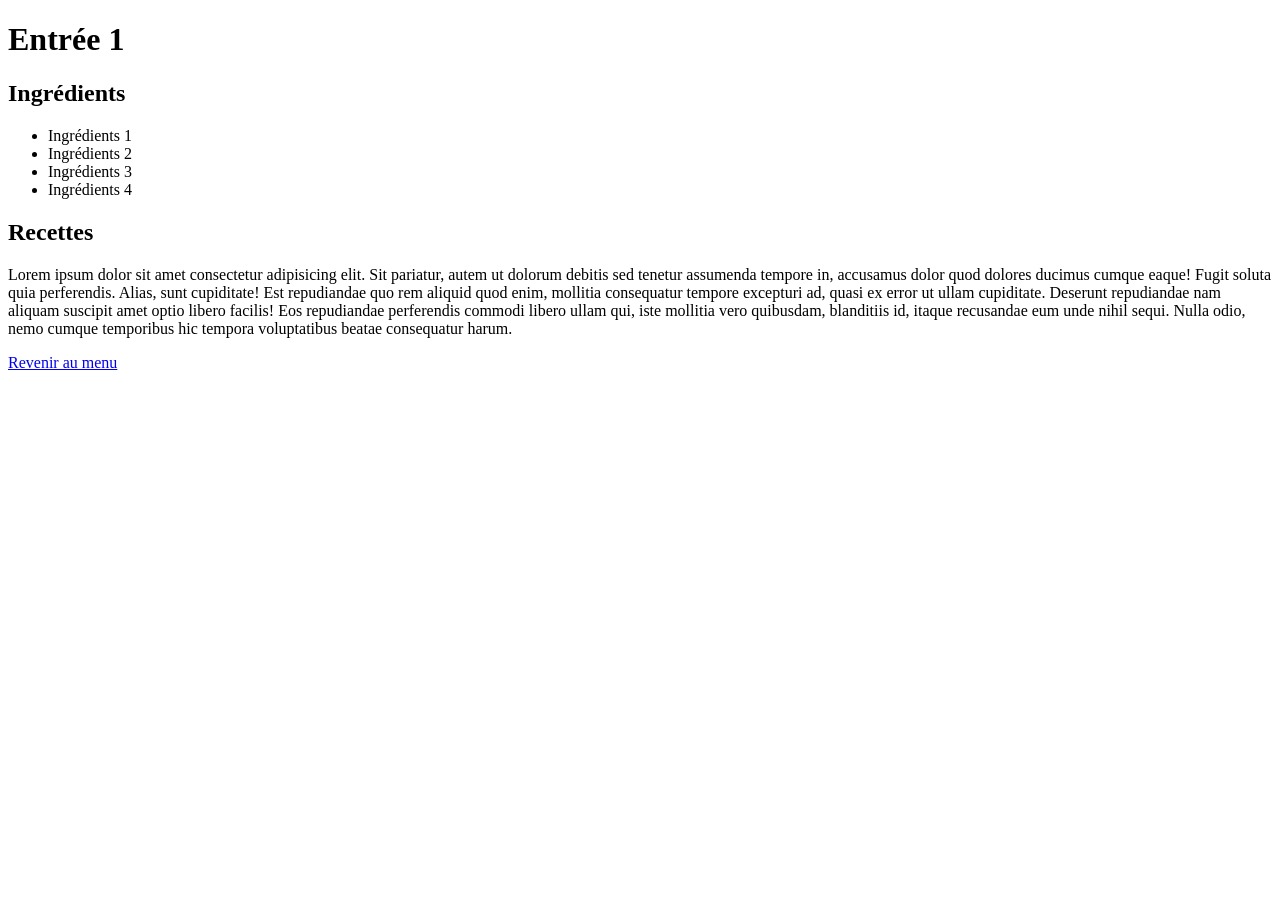
<file: Cours/Restaurant/menu/entree_1.html>
<!DOCTYPE html>
<html lang="fr">
<head>
    <meta charset="UTF-8">
    <title>Entrée 1 du restaurant caviar</title>
</head>
<body>
    <h1>Entrée 1</h1>

    <h2>Ingrédients</h2>
    <ul>
        <li>Ingrédients 1</li>
        <li>Ingrédients 2</li>
        <li>Ingrédients 3</li>
        <li>Ingrédients 4</li>
    </ul>
    
    <h2>Recettes</h2>
    <p>
        Lorem ipsum dolor sit amet consectetur adipisicing elit. Sit pariatur, autem ut dolorum debitis sed tenetur assumenda tempore in, accusamus dolor quod dolores ducimus cumque eaque! Fugit soluta quia perferendis.
        Alias, sunt cupiditate! Est repudiandae quo rem aliquid quod enim, mollitia consequatur tempore excepturi ad, quasi ex error ut ullam cupiditate. Deserunt repudiandae nam aliquam suscipit amet optio libero facilis!
        Eos repudiandae perferendis commodi libero ullam qui, iste mollitia vero quibusdam, blanditiis id, itaque recusandae eum unde nihil sequi. Nulla odio, nemo cumque temporibus hic tempora voluptatibus beatae consequatur harum.
        
    </p>
    
    
    <p>
        <a href="../menu.html">Revenir au menu </a>
    </p>


</body>
</html>
</file>
<file: Cours/Openclassrooms/style/style.css>
* {
  margin: 0;
}

body {
  font-family: 'Manrope', sans-serif;
  font-size: 1em;
  background-color: #1f2039;
}

a {
  color: #242424;
  text-decoration: none;
}

em {
  color: #a5b4fc;
  font-style: normal;
}

h1 {
  font-size: 3.5em;
  color: #a5b4fc;
  font-family: 'Montserrat', sans-serif;
}

h2 {
  color: #f9f8ff;
}

p,
li {
  font-size: 1.1em;
  color: #f9f8ff;
}

header,
footer {
  background-color: white;
  padding: 20px 50px;
}

.cta {
  display: inline-block;
  background: linear-gradient(#8e86b5, #acaeed);
  color: white;
  border-radius: 50px;
  padding: 20px 30px;
}

a:hover {
  text-decoration: underline;
}

.cta:hover {
  background: linear-gradient(#696484, #8788ba);
  text-decoration: none;
}

.lien-icone {
  margin-left: 30px;
}

.lien-icone:hover {
  opacity: 0.5;
}

section {
  padding: 80px;
}

footer,
nav {
  display: flex;
  flex-direction: row;
  align-items: center;
  justify-content: space-between;
}

nav a {
  margin-left: 30px;
}
</file>
<file: Cours/Openclassrooms/style/index.css>
.accueil-photos {
  background-color: white;
  padding: 80px;
}

.accueil-photos h2 {
  color: #242424;
  text-align: center;
  margin-bottom: 80px;
}

.accueil-photos div {
  display: flex;
  flex-direction: row;
  gap: 15px;
  justify-content: center;
  margin-bottom: 15px;
}

.accueil-introduction {
  display: flex;
  flex-direction: row;
  width: 60%;
  align-items: flex-start;
  margin: auto;
}

.accueil-introduction h1 {
  margin-bottom: 15px;
}

.accueil-introduction p {
  margin-bottom: 30px;
}

.accueil-introduction div {
  padding-right: 80px;
}
</file>
<file: Projets/STYLE.css>
.tab{
    font-size: 55px;
    background-color: skyblue;
    border-radius: 10px;
    box-shadow: 6px 6px 25px rgba(0, 0, 0);
    padding: 50px;
    text-shadow: 3px 3px 0px rgba(0,0,0,0.2);
}
</file>
<file: Cours/Openclassrooms/style/a-propos.css>
.carre-contenu {
  border-right: 1px solid #8e86b5;
  border-bottom: 1px solid #8e86b5;
  padding: 50px;
  width: 50%;
  margin: auto;
  margin-bottom: 80px;
}

.carre-contenu h2 {
  margin-top: 30px;
}

.carre-contenu ul {
  margin-top: 30px;
}

.carre-contenu + div {
  text-align: center;
}

.a-propos-main {
  margin: auto;
}

table {
  color: white;
  text-align: center;
  width: 100%;
  border-collapse: collapse;
}

td,
th {
  padding: 15px;
  border: 1px solid #a5b4fc;
}

td {
  padding: 80px;
}

h2 {
  margin-bottom: 80px;
}

h1,
h2 {
  text-align: center;
}
</file>
<file: Cours/Openclassrooms/style/portfolio.css>
.portfolio-section-photos {
  background-color: white;
}

.portfolio-section-photos h2 {
  color: #242424;
  margin-bottom: 80px;
}

.grid-paysages {
  display: grid;
  grid-template-columns: 1fr 1fr 1fr;
  grid-template-rows: 300px 300px 300px;
  gap: 15px;
}

.grid-portraits {
  display: grid;
  grid-template-columns: 1fr 1fr 1fr;
  grid-template-rows: 300px 300px;
  gap: 15px;
}

.grid-paysages img,
.grid-portraits img {
  width: 100%;
  height: 100%;
  object-fit: cover;
}

.lien-conteneur-photo {
  position: relative;
}

.photo-hover {
  position: absolute;
  top: 0;
  left: 0;
  right: 0;
  bottom: 0;
  display: flex;
  align-items: center;
  justify-content: center;
  font-size: 1.5em;
  color: white;
  background-color: rgba(0, 0, 0, 0.7);
  display: none;
}

.lien-conteneur-photo:hover .photo-hover {
  display: flex;
}
</file>
<file: Cours/Openclassrooms/style.css>
*{
    margin: 0;
}
a{
    color: #242424;
    text-decoration: none;
    
    
}
em{
    font-style: normal;
    color: #a5b4fc;
}

h1{
    font-size: 3.5em;
    color: #A5B4FC;
    font-family: 'Montserrat', sans-serif;
}
h2{
    color: #F9F8FF;
}
p,li{
    font-size: 1.1em;
    font-family: 'Manrope', sans-serif;
    color: #F9F8FF;
}
body{
    background-color: #1F2039;
    font-family: 'Manrope', sans-serif;
    font-size: 1em;
}
.cta{
    background: linear-gradient(#8E86B5,#ACAEED);
    color:#FFFFFF;
    border-radius: 50px;
    padding: 20px 30px;
    display: inline-block;

}
.com{
    border-right: 1px solid #8e86b5;
    border-bottom: 1px solid #8e86b5;
    padding: 50px;
}
a:hover{
    text-decoration: underline;
}
a.cta:hover {
    background: linear-gradient(#696484, #8788BA);
    text-decoration: none;
}

.lol:hover{
    opacity: 0.5;
}
header,footer{
    padding: 20px 50px;
    background-color: white;
    display: flex;
    justify-content: space-between;
}
section{
    padding: 80px;
}
.pag{
    margin: auto;
    width: 50%;
}
.com h2{
    margin-top: 30px;
}
.com ul{
    margin-top: 30px;
}
nav,footer{
    display: flex;
    flex-direction: row;
    align-items: center;
    justify-content: space-between;
}
.pp{
    background-color: white;
    padding: 80px;
}
.pp h2{
    color: #000;
    text-align: center;
    margin-bottom: 80px;
}
.pp div{
    display: flex;
    justify-content: center;
    flex-direction: row;
    margin-bottom: 15px;
    gap: 15px;
}
.int{
    display: flex;
    flex-direction: row;
    align-items: center;
    margin: auto;
    width: 50;
}
nav a{
    margin-left: 30px;
}
.logo{
    display: flex;
    justify-content: space-between;
}
.portf{
    background-color: white;
}
.portf h2{
    color: #242424;
    margin-bottom: 80px;
}
.prem{
    display: grid;
    grid-template-columns: 1fr 1fr 1fr;
    grid-template-rows: 300px 300px 300px;
    gap: 15px;

}
.dev{
    display: grid;
    grid-template-columns: 1fr 1fr 1fr;
    grid-template-rows: 300px 300px;
    gap: 15px;


}
.portf img{
    width: 100%;
  height: 100%;
  object-fit: cover;
}

.photo-hover {
    position: absolute;
    top: 0;
    left: 0;
    right: 0;
    bottom: 0;
    display: flex;
    align-items: center;
    justify-content: center;
    font-size: 1.5em;
    color: white;
    background-color: rgba(0, 0, 0, 0.7);
    display: none;
}
.lienn:hover .photo-hover {
  display: flex;
}
.lienn{
  position: relative;
}
.prem img,
.dev img {
  width: 100%;
  height: 100%;
  object-fit: cover;
}
</file>
